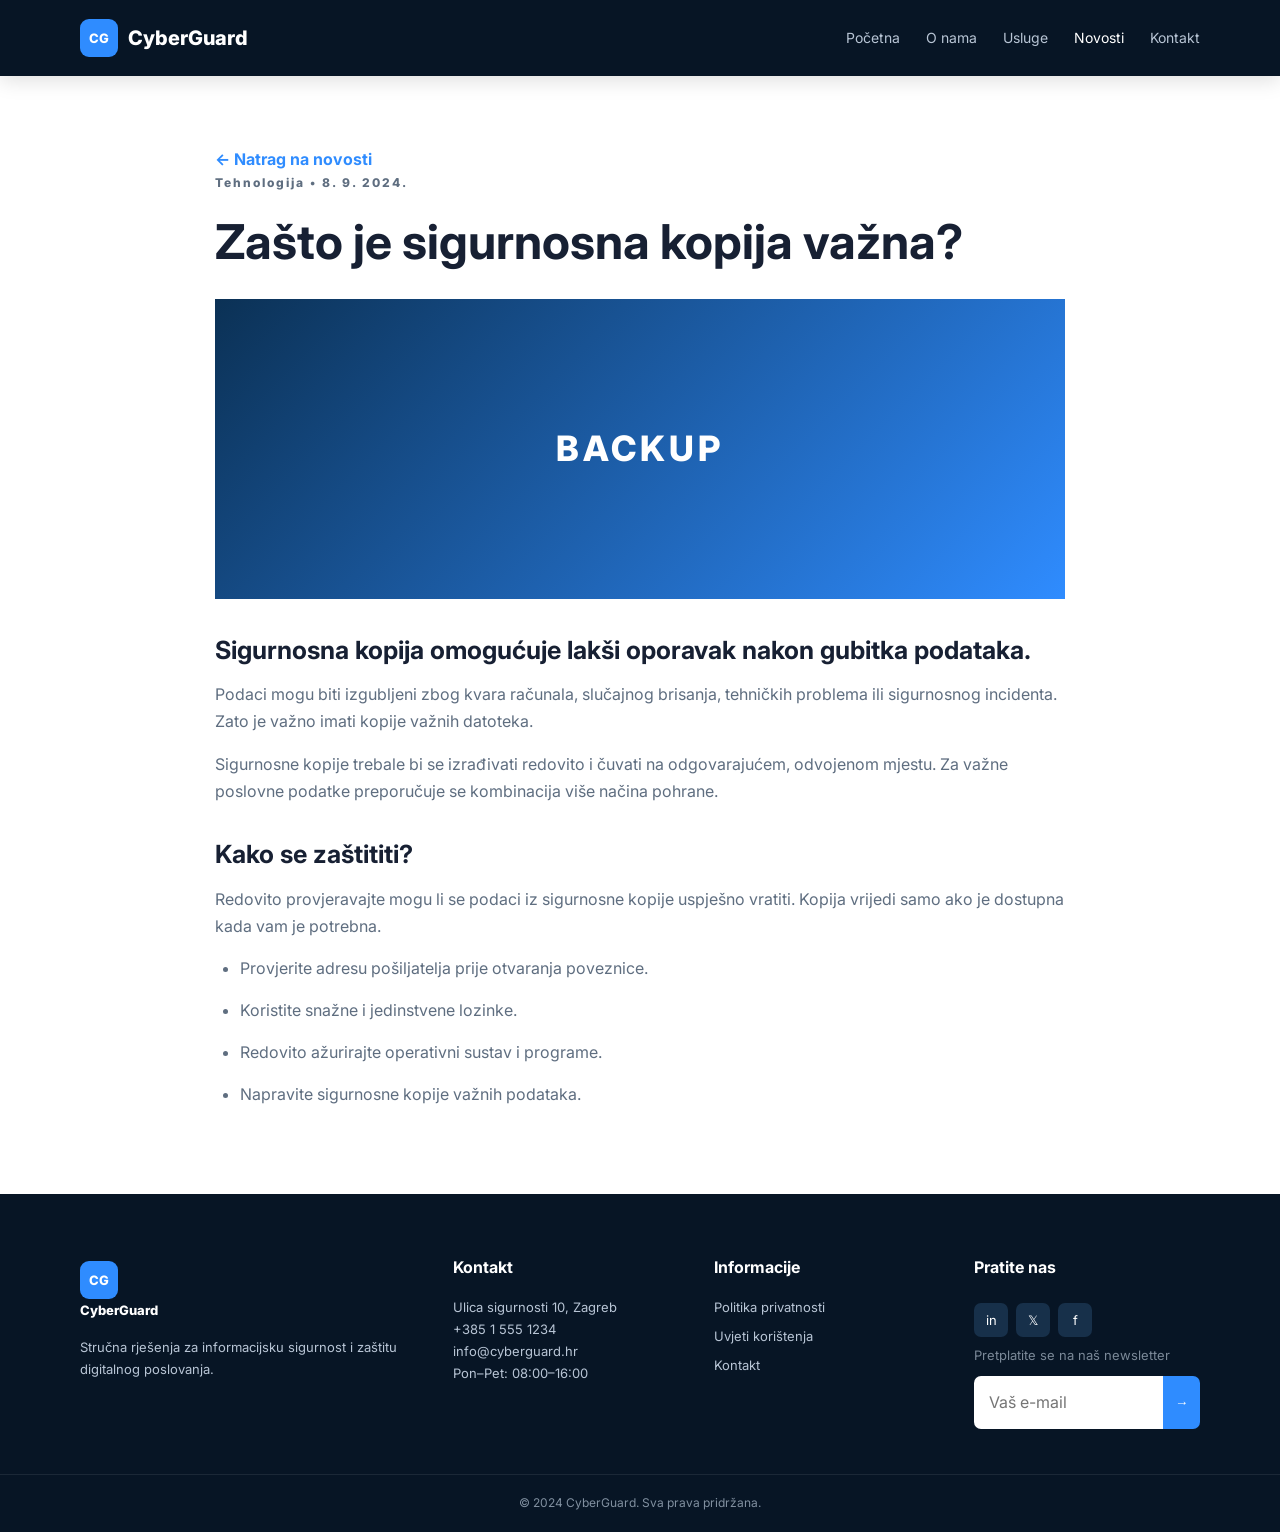
<file: clanak2.html>
<!DOCTYPE html>
<!-- TSD-4RT | PDM | 22.09.2026. -->
<html lang="hr">
<head><meta charset="UTF-8"><meta name="viewport" content="width=device-width, initial-scale=1.0"><title>Zašto je sigurnosna kopija važna? | CyberGuard</title><link rel="stylesheet" href="css/stil.css"></head>
<body>
<header><div class="container nav"><a class="logo" href="index.html"><span>CG</span> CyberGuard</a><nav><a href="index.html">Početna</a><a href="o-nama.html">O nama</a><a href="usluge.html">Usluge</a><a href="novosti.html" class="active">Novosti</a><a href="kontakt.html">Kontakt</a></nav></div></header>
<main><article class="article"><div class="container article-inner"><a class="back" href="novosti.html">← Natrag na novosti</a><p class="eyebrow">Tehnologija • 8. 9. 2024.</p><h1>Zašto je sigurnosna kopija važna?</h1><div class="article-img">BACKUP</div><h2>Sigurnosna kopija omogućuje lakši oporavak nakon gubitka podataka.</h2><p>Podaci mogu biti izgubljeni zbog kvara računala, slučajnog brisanja, tehničkih problema ili sigurnosnog incidenta. Zato je važno imati kopije važnih datoteka.</p><p>Sigurnosne kopije trebale bi se izrađivati redovito i čuvati na odgovarajućem, odvojenom mjestu. Za važne poslovne podatke preporučuje se kombinacija više načina pohrane.</p><h2>Kako se zaštititi?</h2><p>Redovito provjeravajte mogu li se podaci iz sigurnosne kopije uspješno vratiti. Kopija vrijedi samo ako je dostupna kada vam je potrebna.</p><ul><li>Provjerite adresu pošiljatelja prije otvaranja poveznice.</li><li>Koristite snažne i jedinstvene lozinke.</li><li>Redovito ažurirajte operativni sustav i programe.</li><li>Napravite sigurnosne kopije važnih podataka.</li></ul></div></article></main>
<footer><div class="container footer-grid"><div><a class="logo" href="index.html"><span>CG</span> CyberGuard</a><p>Stručna rješenja za informacijsku sigurnost i zaštitu digitalnog poslovanja.</p></div><div><h4>Kontakt</h4><p>Ulica sigurnosti 10, Zagreb</p><p>+385 1 555 1234</p><p>info@cyberguard.hr</p><p>Pon–Pet: 08:00–16:00</p></div><div><h4>Informacije</h4><a href="#">Politika privatnosti</a><a href="#">Uvjeti korištenja</a><a href="kontakt.html">Kontakt</a></div><div><h4>Pratite nas</h4><div class="social"><a href="#">in</a><a href="#">𝕏</a><a href="#">f</a></div><p class="small">Pretplatite se na naš newsletter</p><form class="newsletter"><input type="email" placeholder="Vaš e-mail" required><button>→</button></form></div></div><div class="copyright">© 2024 CyberGuard. Sva prava pridržana.</div></footer>
</body></html>
</file>
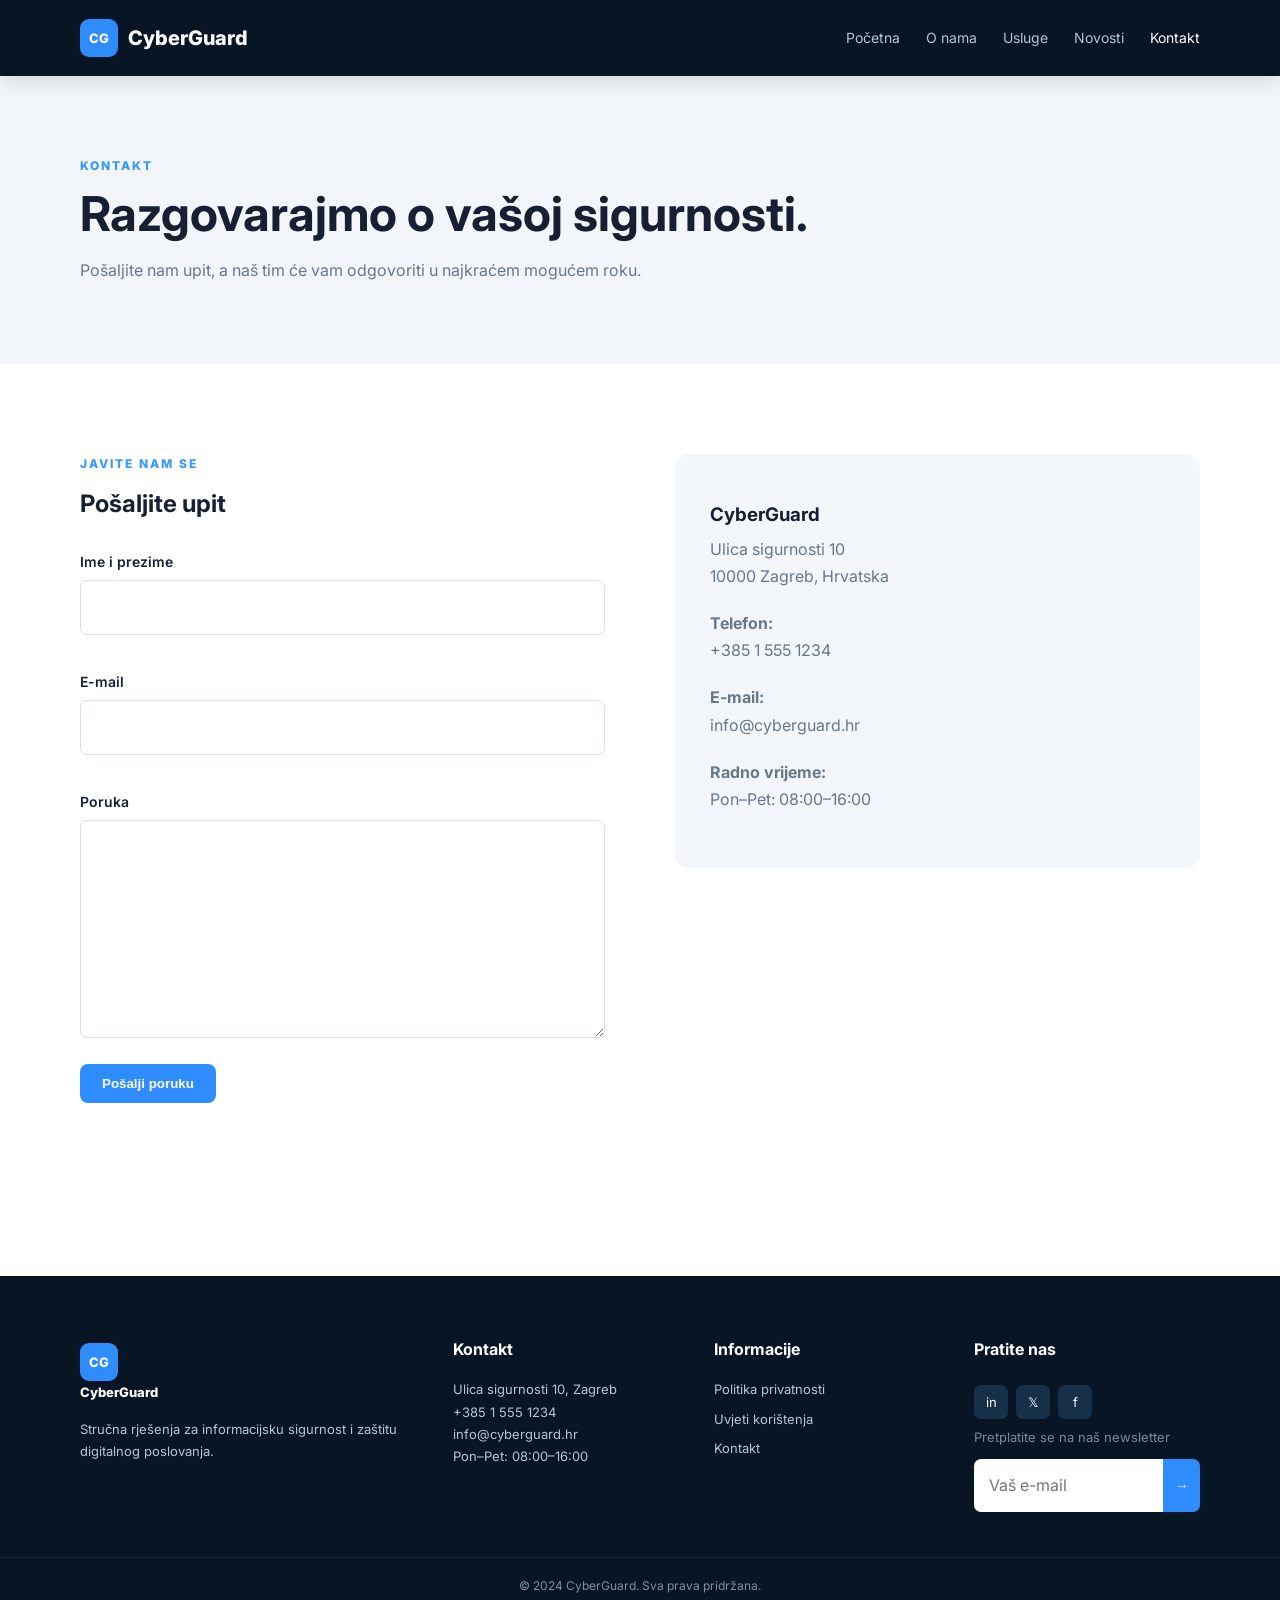
<file: kontakt.html>
<!DOCTYPE html>
<!-- TSD-4RT | PDM | 22.09.2026. -->
<html lang="hr">
<head><meta charset="UTF-8"><meta name="viewport" content="width=device-width, initial-scale=1.0"><title>Kontakt | CyberGuard</title><link rel="stylesheet" href="css/stil.css"></head>
<body>
<header><div class="container nav"><a class="logo" href="index.html"><span>CG</span> CyberGuard</a><nav><a href="index.html">Početna</a><a href="o-nama.html">O nama</a><a href="usluge.html">Usluge</a><a href="novosti.html">Novosti</a><a href="kontakt.html" class="active">Kontakt</a></nav></div></header>
<main>
<section class="page-head"><div class="container"><p class="eyebrow">KONTAKT</p><h1>Razgovarajmo o vašoj sigurnosti.</h1><p>Pošaljite nam upit, a naš tim će vam odgovoriti u najkraćem mogućem roku.</p></div></section>
<section class="section"><div class="container contact-grid">
<div><p class="eyebrow">JAVITE NAM SE</p><h2>Pošaljite upit</h2><form id="contactForm" novalidate>
<label for="ime">Ime i prezime</label><input type="text" id="ime" name="ime" required><small class="error" id="imeError"></small>
<label for="email">E-mail</label><input type="email" id="email" name="email" required><small class="error" id="emailError"></small>
<label for="poruka">Poruka</label><textarea id="poruka" name="poruka" rows="7" required></textarea><small class="error" id="porukaError"></small>
<button class="btn" type="submit">Pošalji poruku</button><p id="formSuccess" class="success"></p>
</form></div>
<div class="contact-info"><div class="info-box"><h3>CyberGuard</h3><p>Ulica sigurnosti 10<br>10000 Zagreb, Hrvatska</p><p><strong>Telefon:</strong><br>+385 1 555 1234</p><p><strong>E-mail:</strong><br>info@cyberguard.hr</p><p><strong>Radno vrijeme:</strong><br>Pon–Pet: 08:00–16:00</p></div><div class="map"><iframe src="https://www.google.com/maps?q=Zagreb,Croatia&output=embed" loading="lazy"></iframe></div></div>
</div></section>
</main>
<footer><div class="container footer-grid"><div><a class="logo" href="index.html"><span>CG</span> CyberGuard</a><p>Stručna rješenja za informacijsku sigurnost i zaštitu digitalnog poslovanja.</p></div><div><h4>Kontakt</h4><p>Ulica sigurnosti 10, Zagreb</p><p>+385 1 555 1234</p><p>info@cyberguard.hr</p><p>Pon–Pet: 08:00–16:00</p></div><div><h4>Informacije</h4><a href="#">Politika privatnosti</a><a href="#">Uvjeti korištenja</a><a href="kontakt.html">Kontakt</a></div><div><h4>Pratite nas</h4><div class="social"><a href="#">in</a><a href="#">𝕏</a><a href="#">f</a></div><p class="small">Pretplatite se na naš newsletter</p><form class="newsletter"><input type="email" placeholder="Vaš e-mail" required><button>→</button></form></div></div><div class="copyright">© 2024 CyberGuard. Sva prava pridržana.</div></footer>
<script src="js/skripta.js"></script>
</body></html>
</file>
<file: css/stil.css>
@import url('https://fonts.googleapis.com/css2?family=Inter:wght@400;500;600;700;800&display=swap');
*{
    box-sizing:border-box;
    margin:0;
    padding:0
}
body{
    font-family:Inter,Arial,sans-serif;
    color:#172033;background:#fff;
    line-height:1.7
}
a{
    text-decoration:none;
    color:inherit
}
.container{
    width:min(1120px,92%);
    margin:auto
}
header{
    background:#071525;
    color:#fff;
    position:sticky;
    top:0;
    z-index:10;
    box-shadow:0 4px 20px #0002
}
.nav{
    min-height:76px;
    display:flex;
    align-items:center;
    justify-content:space-between;
    gap:30px
}
.logo{
    font-size:20px;
    font-weight:800;
    display:flex;
    align-items:center;
    gap:10px
}
.logo span{
    display:grid;
    place-items:center;
    width:38px;
    height:38px;
    background:#2f8cff;
    border-radius:
    9px;font-size:13px
}
.nav nav{
    display:flex;
    gap:26px
}
.nav nav a{
    font-size:14px;
    color:#b8c5d5;
    transition:.2s
}
.nav nav a:hover,.nav nav a.active{
    color:#fff
}
.hero{
    background:linear-gradient(120deg,#071525,#0d2540)
    ;color:#fff;
    padding:105px 0
}
.hero-content{
    display:grid;
    grid-template-columns:1.3fr .7fr;
    align-items:center;
    gap:80px
}
.eyebrow{
    color:#3698ff;
    font-size:12px;
    font-weight:800;
    letter-spacing:2px;
    margin-bottom:10px
}
.hero h1{
    font-size:clamp(42px,6vw,72px);
    line-height:1.08;
    margin:10px 0 25px
}
.hero h1 span{
    color:#45a3ff
}
.lead{
    color:#bdcad9;
    max-width:650px;
    font-size:17px
}
.buttons{
    display:flex;
    gap:14px;
    margin-top:30px
}
.btn{
    display:inline-block;
    background:#2f8cff;
    color:#fff;
    border:0;
    border-radius:8px;
    padding:12px 22px;
    font-weight:700;
    cursor:pointer
}
.btn:hover{
    background:#1877df
}
.btn-outline{
    background:transparent;
    border:1px solid #5a7088
}
.hero-card{
    background:#ffffff0d;
    border:1px solid #ffffff20;
    border-radius:18px;
    padding:45px 35px;
    text-align:center
}
.shield{
    width:80px;
    height:80px;
    border-radius:50%;
    display:grid;
    place-items:center;
    background:#2f8cff;
    color:#fff;
    font-size:34px;
    margin:0 auto 20px
}
.hero-card p{
    color:#aebdce;
    margin-top:8px
}
.section{
    padding:90px 0
}
.section.light{
    background:#f5f8fb
}
.section.dark{
    background:#071525;
    color:#fff
}
.section-title{
    text-align:center;
    max-width:700px;
    margin:0 auto 45px
}
.section-title h2,.split h2{
    font-size:36px;
    line-height:1.2;
    margin-bottom:14px
}
.section-title>p:last-child,.split>div>p{
    color:#68778a
}
.cards{
    display:grid;
    gap:22px
}
.cards.three{
    grid-template-columns:repeat(3,1fr)
}
.card,.team,.news-card{
    background:#fff;
    border:1px solid #e3e9ef;
    border-radius:14px;
    padding:30px;
    box-shadow:0 8px 30px #0a294012
}
.icon{
    color:#2f8cff;
    font-weight:800;
    font-size:13px;
    margin-bottom:20px
}
.card h3,.team h3{
    margin-bottom:8px
}
.card p,.team span{
    color:#68778a
}
.split{
    display:grid;
    grid-template-columns:1fr 1fr;
    gap:80px;
    align-items:center
}
.dark .split>div>p{
    color:#aebdca
}
.text-link{
    color:#2f8cff;
    font-weight:700;
    display:inline-block;
    margin-top:20px
}
.stats{
    display:grid;
    grid-template-columns:1fr 1fr;
    gap:1px;
    background:#ffffff20;
    border:1px solid #ffffff20
}
.stats div{
    padding:30px;
    background:#071525
}
.stats strong{
    display:block;
    font-size:34px
}
.stats span{
    color:#aebdca;
    font-size:13px
}
.page-head{
    background:#f2f6fa;
    padding:80px 0
}
.page-head h1{
    font-size:48px;
    line-height:1.15;
    max-width:800px;
    margin:8px 0 15px
}
.page-head p:last-child{
    color:#68778a;
    max-width:720px
}
.info-box{
    background:#f3f7fb;
    border-radius:14px;
    padding:35px
}
.info-box h3{
    margin:10px 0 5px
}
.info-box p{
    color:#68778a;
    margin-bottom:20px
}
.light{
    background:#f5f8fb
}
.team{
    text-align:center
}
.avatar{
    width:75px;
    height:75px;
    border-radius:50%;
    display:grid;
    place-items:center;
    background:#dceeff;
    color:#1974cf;
    font-weight:800;
    margin:0 auto 18px
}
.team p{
    color:#2f8cff;
    font-weight:600;
    margin-bottom:8px
}
.team span{
    font-size:14px
}
.service{
    min-height:210px
}
.table-wrap{
    overflow-x:auto
}
table{
    width:100%;
    border-collapse:collapse;
    background:#fff;
    border-radius:12px;
    overflow:hidden
}
th,td{
    padding:18px;
    text-align:left;
    border-bottom:1px solid #e4e9ee
}
th{
    background:#071525;
    color:#fff
}
td{
    color:#536174
}
.small{
    font-size:12px;
    color:#7b8998
}
.category{
    display:flex;
    justify-content:center;
    gap:10px;
    margin-bottom:35px
}
.category button{
    border:1px solid #d7e0e8;
    background:#fff;
    padding:9px 18px;
    border-radius:20px;
    cursor:pointer
}
.category button.selected,.category button:hover{
    background:#2f8cff;
    color:#fff;
    border-color:#2f8cff
}
.news-card{
    padding:0;
    overflow:hidden
}
.news-img,.article-img{
    height:180px;
    background:linear-gradient(135deg,#0b3155,#2f8cff);
    display:grid;
    place-items:center;
    color:#fff;
    font-size:35px;
    font-weight:800;
    letter-spacing:4px
}
.news-img.second{
    background:linear-gradient(135deg,#173d38,#43a58c)
}
.news-img.third{
    background:linear-gradient(135deg,#3d2a58,#8c6bc7)
}
.news-body{
    padding:25px
}
.news-body>span{
    font-size:11px;
    color:#2f8cff;
    font-weight:700
}
.news-body h3{
    margin:8px 0
}
.news-body p{
    color:#68778a;
    font-size:14px
}
.article{
    padding:70px 0
}
.article-inner{
    max-width:850px
}
.back{
    color:#2f8cff;
    font-weight:700
}
.article h1{
    font-size:48px;
    line-height:1.15;
    margin:20px 0
}
.article-img{
    height:300px;
    margin:30px 0
}
.article h2{
    font-size:25px;
    margin:28px 0 10px
}
.article p,.article li{
    color:#5f6e80;
    margin-bottom:15px
}
.article ul{
    padding-left:25px
}
.contact-grid{
    display:grid;
    grid-template-columns:1fr 1fr;
    gap:70px
}
.contact-grid form{
    margin-top:25px
}
    label{
        display:block;
        font-weight:600;
        font-size:14px;
        margin:17px 0 6px
    }    
input,textarea{
    width:100%;
    padding:13px 15px;
    border:1px solid #d6dee7;
    border-radius:7px;
    font:inherit;
    outline:none
}
input:focus,textarea:focus{
    border-color:#2f8cff
}
textarea{
    resize:vertical
}
.error{
    display:block;
    color:#d33;
    font-size:12px;
    min-height:18px
}
.success{
    color:#198754;
    font-weight:600;
    margin-top:15px
}
.contact-info .info-box{
    margin-bottom:20px
}
.map iframe{
    width:100%;
    height:290px;
    border:0;
    border-radius:14px
}
footer{
    background:#071525;
    color:#b8c5d5;
    padding-top:60px
}
.footer-grid{
    display:grid;
    grid-template-columns:1.5fr 1fr 1fr 1fr;
    gap:35px;
    padding-bottom:45px
}
.footer-grid .logo{
    color:#fff;
    margin-bottom:15px
}
.footer-grid p{
    font-size:13px
}
.footer-grid h4{
    color:#fff;
    margin-bottom:15px
}
.footer-grid>a,.footer-grid div>a{
    display:block;
    margin:7px 0;
    font-size:13px
}
.social{
    display:flex;
    gap:8px
}
.social a{
    width:34px;
    height:34px;
    background:#17304a;
    border-radius:7px;
    display:grid!important;
    place-items:center;
    color:#fff
}
.newsletter{
    display:flex;
    margin-top:10px
}
.newsletter input{
    border-radius:7px 0 0 7px;
    border:0
}
.newsletter button{
    width:45px;
    border:0;
    background:#2f8cff;
    color:#fff;
    border-radius:0 7px 7px 0
}
.copyright{
    text-align:center;
    border-top:1px solid #ffffff15;
    padding:18px;
    font-size:12px;
    color:#8190a0
}
@media(
    max-width:800px
)
{
    .nav{
        flex-direction:column;
        padding:15px 0
    }
    .nav nav{
        flex-wrap:wrap;
        justify-content:center;
        gap:13px
    }
    .hero{
        padding:70px 0
    }
    .hero-content,.split,.contact-grid{
        grid-template-columns:1fr;
        gap:40px
    }
    .cards.three,.footer-grid{
        grid-template-columns:1fr 1fr
    }
    .page-head h1{
        font-size:38px
    }
    .article h1{
        font-size:38px}
    }
@media(
    max-width:520px
    )
    {
        .cards.three,.footer-grid{
            grid-template-columns:1fr
        }
        .hero h1{
            font-size:43px
        }
        .buttons{
            flex-direction:column
        }
        .btn{
            text-align:center
        }
        .section{
            padding:65px 0
        }
        .category{flex-wrap:wrap}}
.status-otvoreno {
        color: green;
        font-weight: bold;
}
.status-zatvoreno {
        color: gray;
        font-weight: bold;
}
</file>
